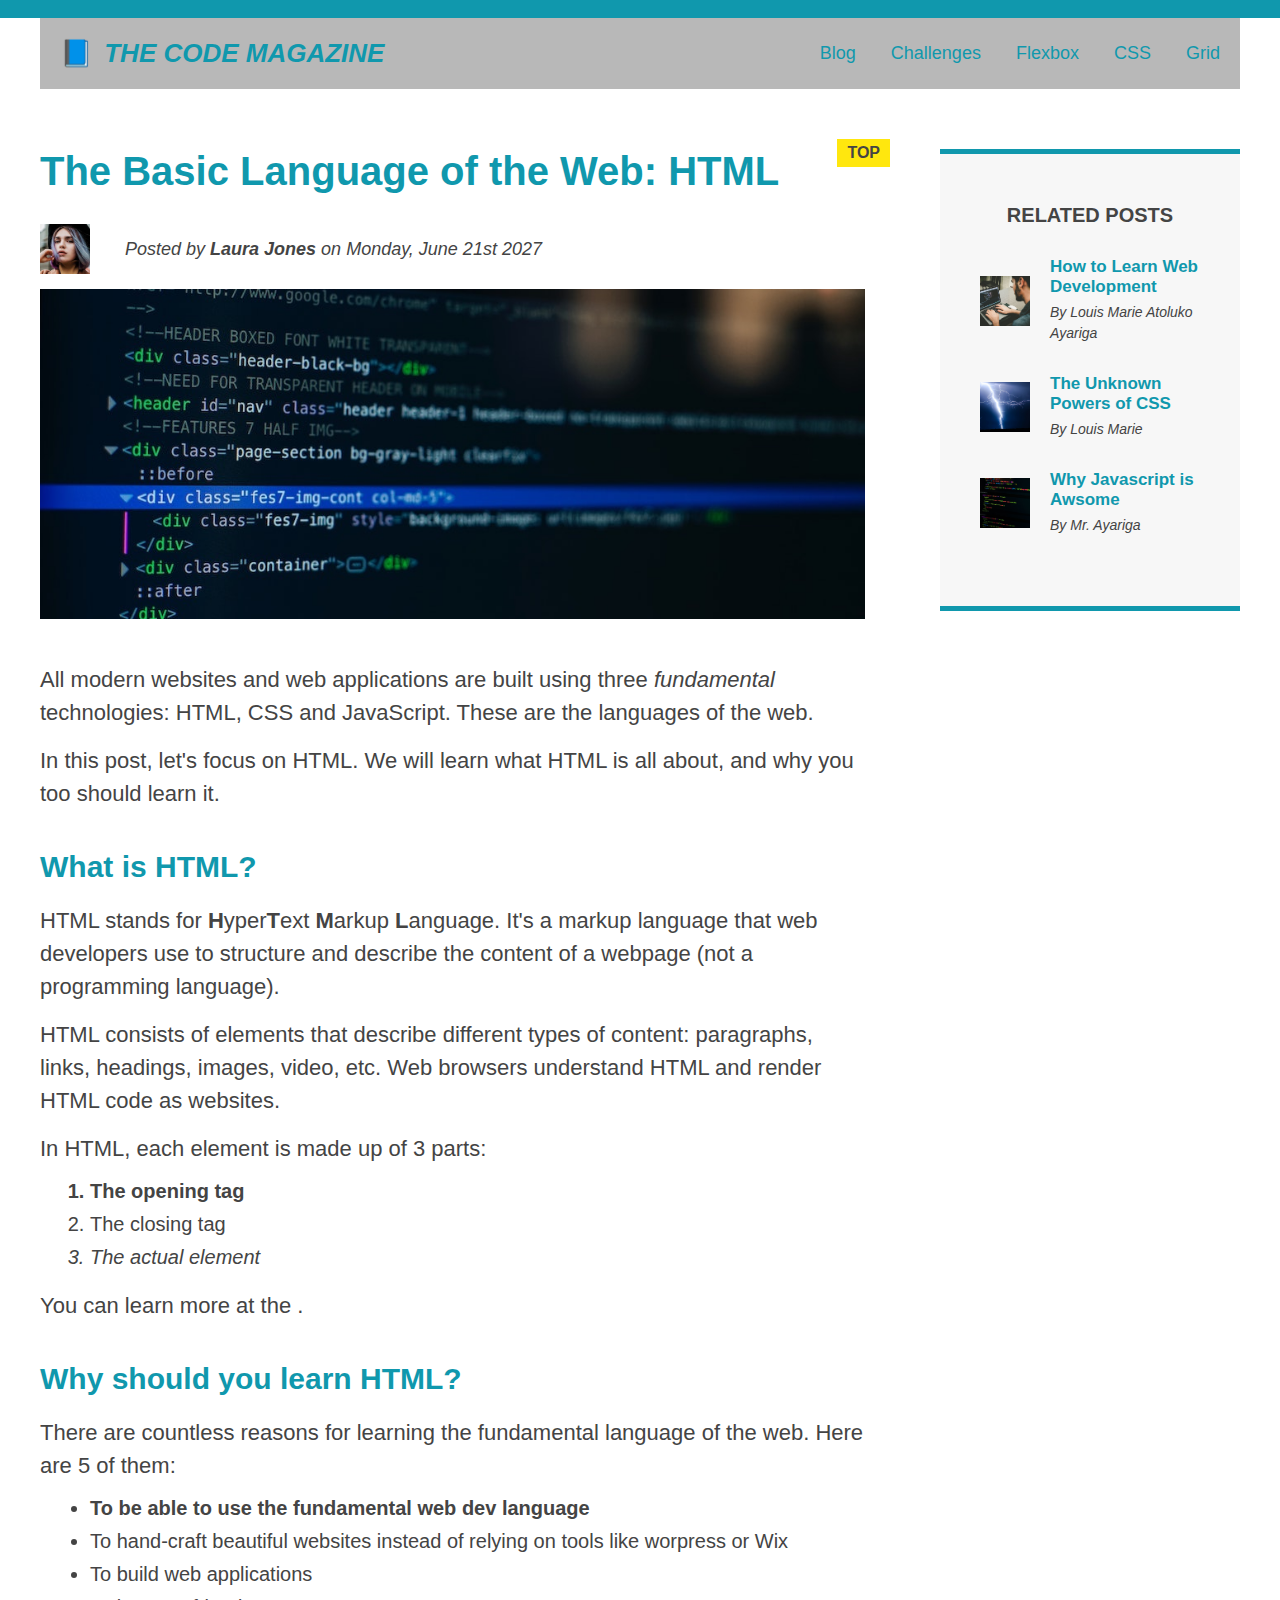
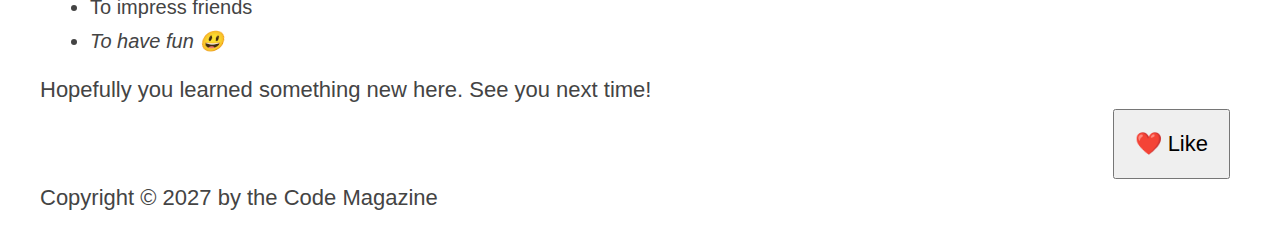
<file: 02-HTML-Fundamentals/index.html>
<!DOCTYPE html>
<html lang="en">
  <head>
    <meta charset="UTF-8" />
    <link href="style.css" rel="stylesheet" />
    <meta http-equiv="X-UA-Compatible" content="IE=edge" />
    <meta name="viewport" content="width=device-width, initial-scale=1.0" />
    <title>[DEMO]The Basic Language of the Web</title>
  </head>

  <body>
    <div class="container">
      <header class="main-header clearfix">
        <h1>📘 The Code Magazine</h1>
        <nav>
          <a href="blog.html">Blog</a>
          <a href="#">Challenges</a>
          <a href="flexbox.html">Flexbox</a>
          <a href="#">CSS</a>
          <a href="css-grid.html">Grid</a>
        </nav>
        <!-- <div class="clear"></div> -->
      </header>
      <!-- <div class="row"> -->
      <article>
        <header class="post-header">
          <h2>The Basic Language of the Web: HTML</h2>
          <div class="author-box">
            <img
              src="img/laura-jones.jpg"
              alt="picture of the author"
              height="50"
              width="50"
              class="author-img"
            />

            <p id="author" class="author">
              Posted by <strong>Laura Jones</strong> on Monday, June 21st 2027
            </p>
          </div>

          <img
            src="img/post-img.jpg"
            alt="image of blog"
            width="500"
            height="200"
            class="post-img"
          />

          <button class="like-btn">❤️ Like</button>
        </header>
        <p>
          All modern websites and web applications are built using three
          <em>fundamental</em>
          technologies: HTML, CSS and JavaScript. These are the languages of the
          web.
        </p>

        <p>
          In this post, let's focus on HTML. We will learn what HTML is all
          about, and why you too should learn it.
        </p>

        <h3>What is HTML?</h3>

        <p>
          HTML stands for <strong>H</strong>yper<strong>T</strong>ext
          <strong>M</strong>arkup <strong>L</strong>anguage. It's a markup
          language that web developers use to structure and describe the content
          of a webpage (not a programming language).
        </p>

        <p>
          HTML consists of elements that describe different types of content:
          paragraphs, links, headings, images, video, etc. Web browsers
          understand HTML and render HTML code as websites.
        </p>

        <p>In HTML, each element is made up of 3 parts:</p>
        <ol>
          <li class="first-li">The opening tag</li>
          <li>The closing tag</li>
          <li>The actual element</li>
        </ol>

        <p>
          You can learn more at the
          <a
            href="https://developer.mozilla.org/en-US/docs/Web/HTML"
            target="_blank"
          ></a
          >.
        </p>

        <h3>Why should you learn HTML?</h3>
        <p>
          There are countless reasons for learning the fundamental language of
          the web. Here are 5 of them:
        </p>

        <ul>
          <li class="first-li">
            To be able to use the fundamental web dev language
          </li>
          <li>
            To hand-craft beautiful websites instead of relying on tools like
            worpress or Wix
          </li>
          <li>To build web applications</li>
          <li>To impress friends</li>
          <li>To have fun 😃</li>
        </ul>

        <p>Hopefully you learned something new here. See you next time!</p>
      </article>

      <aside>
        <h4>Related Posts</h4>
        <ul class="related">
          <li class="related-post">
            <img
              src="img/related-1.jpg"
              alt="related 1 image"
              height="50"
              width="50"
            />
            <div>
              <a href="#" class="related-link">How to Learn Web Development</a>
              <p class="related-author">By Louis Marie Atoluko Ayariga</p>
            </div>
          </li>

          <li class="related-post">
            <img
              src="img/related-2.jpg"
              alt="related 2 image"
              height="50"
              width="50"
            />
            <div>
              <a href="#" class="related-link">The Unknown Powers of CSS</a>
              <p class="related-author">By Louis Marie</p>
            </div>
          </li>

          <li class="related-post">
            <img
              src="img/related-3.jpg"
              alt="related 3 image"
              height="50"
              width="50"
            />
            <div>
              <a href="#" class="related-link">Why Javascript is Awsome</a>
              <p class="related-author">By Mr. Ayariga</p>
            </div>
          </li>
        </ul>
      </aside>
      <!-- </div> -->
      <footer>
        <p id="copyright">Copyright &copy; 2027 by the Code Magazine</p>
      </footer>
    </div>
  </body>
</html>
</file>
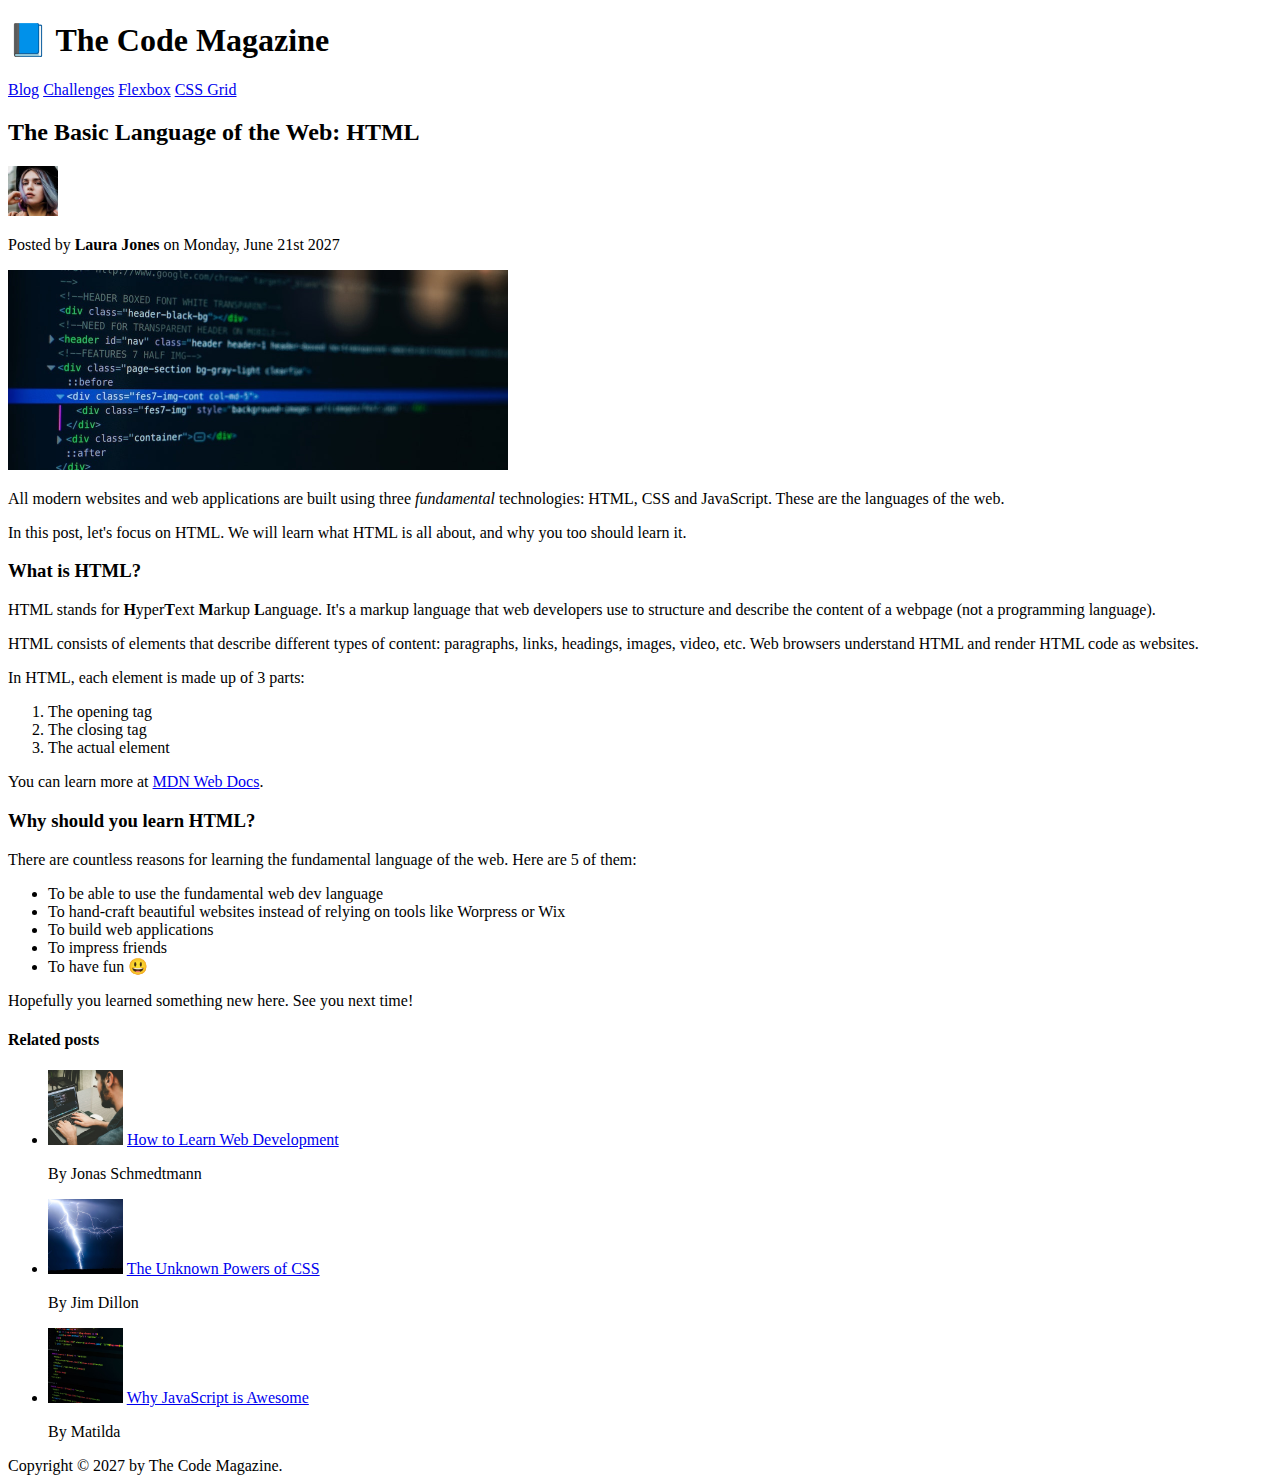
<file: 03-CSS-Fundamentals/index.html>
<!DOCTYPE html>
<html lang="en">
  <head>
    <meta charset="UTF-8" />
    <title>The Basic Language of the Web: HTML</title>
  </head>

  <body>
    <!--
    <h1>The Basic Language of the Web: HTML</h1>
    <h2>The Basic Language of the Web: HTML</h2>
    <h3>The Basic Language of the Web: HTML</h3>
    <h4>The Basic Language of the Web: HTML</h4>
    <h5>The Basic Language of the Web: HTML</h5>
    <h6>The Basic Language of the Web: HTML</h6>
    -->

    <header>
      <h1>📘 The Code Magazine</h1>

      <nav>
        <a href="blog.html">Blog</a>
        <a href="#">Challenges</a>
        <a href="#">Flexbox</a>
        <a href="#">CSS Grid</a>
      </nav>
    </header>

    <article>
      <header>
        <h2>The Basic Language of the Web: HTML</h2>

        <img
          src="img/laura-jones.jpg"
          alt="Headshot of Laura Jones"
          height="50"
          width="50"
        />

        <p>Posted by <strong>Laura Jones</strong> on Monday, June 21st 2027</p>

        <img
          src="img/post-img.jpg"
          alt="HTML code on a screen"
          width="500"
          height="200"
        />
      </header>

      <p>
        All modern websites and web applications are built using three
        <em>fundamental</em>
        technologies: HTML, CSS and JavaScript. These are the languages of the
        web.
      </p>

      <p>
        In this post, let's focus on HTML. We will learn what HTML is all about,
        and why you too should learn it.
      </p>

      <h3>What is HTML?</h3>
      <p>
        HTML stands for <strong>H</strong>yper<strong>T</strong>ext
        <strong>M</strong>arkup <strong>L</strong>anguage. It's a markup
        language that web developers use to structure and describe the content
        of a webpage (not a programming language).
      </p>
      <p>
        HTML consists of elements that describe different types of content:
        paragraphs, links, headings, images, video, etc. Web browsers understand
        HTML and render HTML code as websites.
      </p>
      <p>In HTML, each element is made up of 3 parts:</p>

      <ol>
        <li>The opening tag</li>
        <li>The closing tag</li>
        <li>The actual element</li>
      </ol>

      <p>
        You can learn more at
        <a
          href="https://developer.mozilla.org/en-US/docs/Web/HTML"
          target="_blank"
          >MDN Web Docs</a
        >.
      </p>

      <h3>Why should you learn HTML?</h3>

      <p>
        There are countless reasons for learning the fundamental language of the
        web. Here are 5 of them:
      </p>

      <ul>
        <li>To be able to use the fundamental web dev language</li>
        <li>
          To hand-craft beautiful websites instead of relying on tools like
          Worpress or Wix
        </li>
        <li>To build web applications</li>
        <li>To impress friends</li>
        <li>To have fun 😃</li>
      </ul>

      <p>Hopefully you learned something new here. See you next time!</p>
    </article>

    <aside>
      <h4>Related posts</h4>

      <ul>
        <li>
          <img
            src="img/related-1.jpg"
            alt="Person programming"
            width="75"
            width="75"
          />
          <a href="#">How to Learn Web Development</a>
          <p>By Jonas Schmedtmann</p>
        </li>
        <li>
          <img src="img/related-2.jpg" alt="Lightning" width="75" heigth="75" />
          <a href="#">The Unknown Powers of CSS</a>
          <p>By Jim Dillon</p>
        </li>
        <li>
          <img
            src="img/related-3.jpg"
            alt="JavaScript code on a screen"
            width="75"
            height="75"
          />
          <a href="#">Why JavaScript is Awesome</a>
          <p>By Matilda</p>
        </li>
      </ul>
    </aside>

    <footer>Copyright &copy; 2027 by The Code Magazine.</footer>
  </body>
</html>
</file>
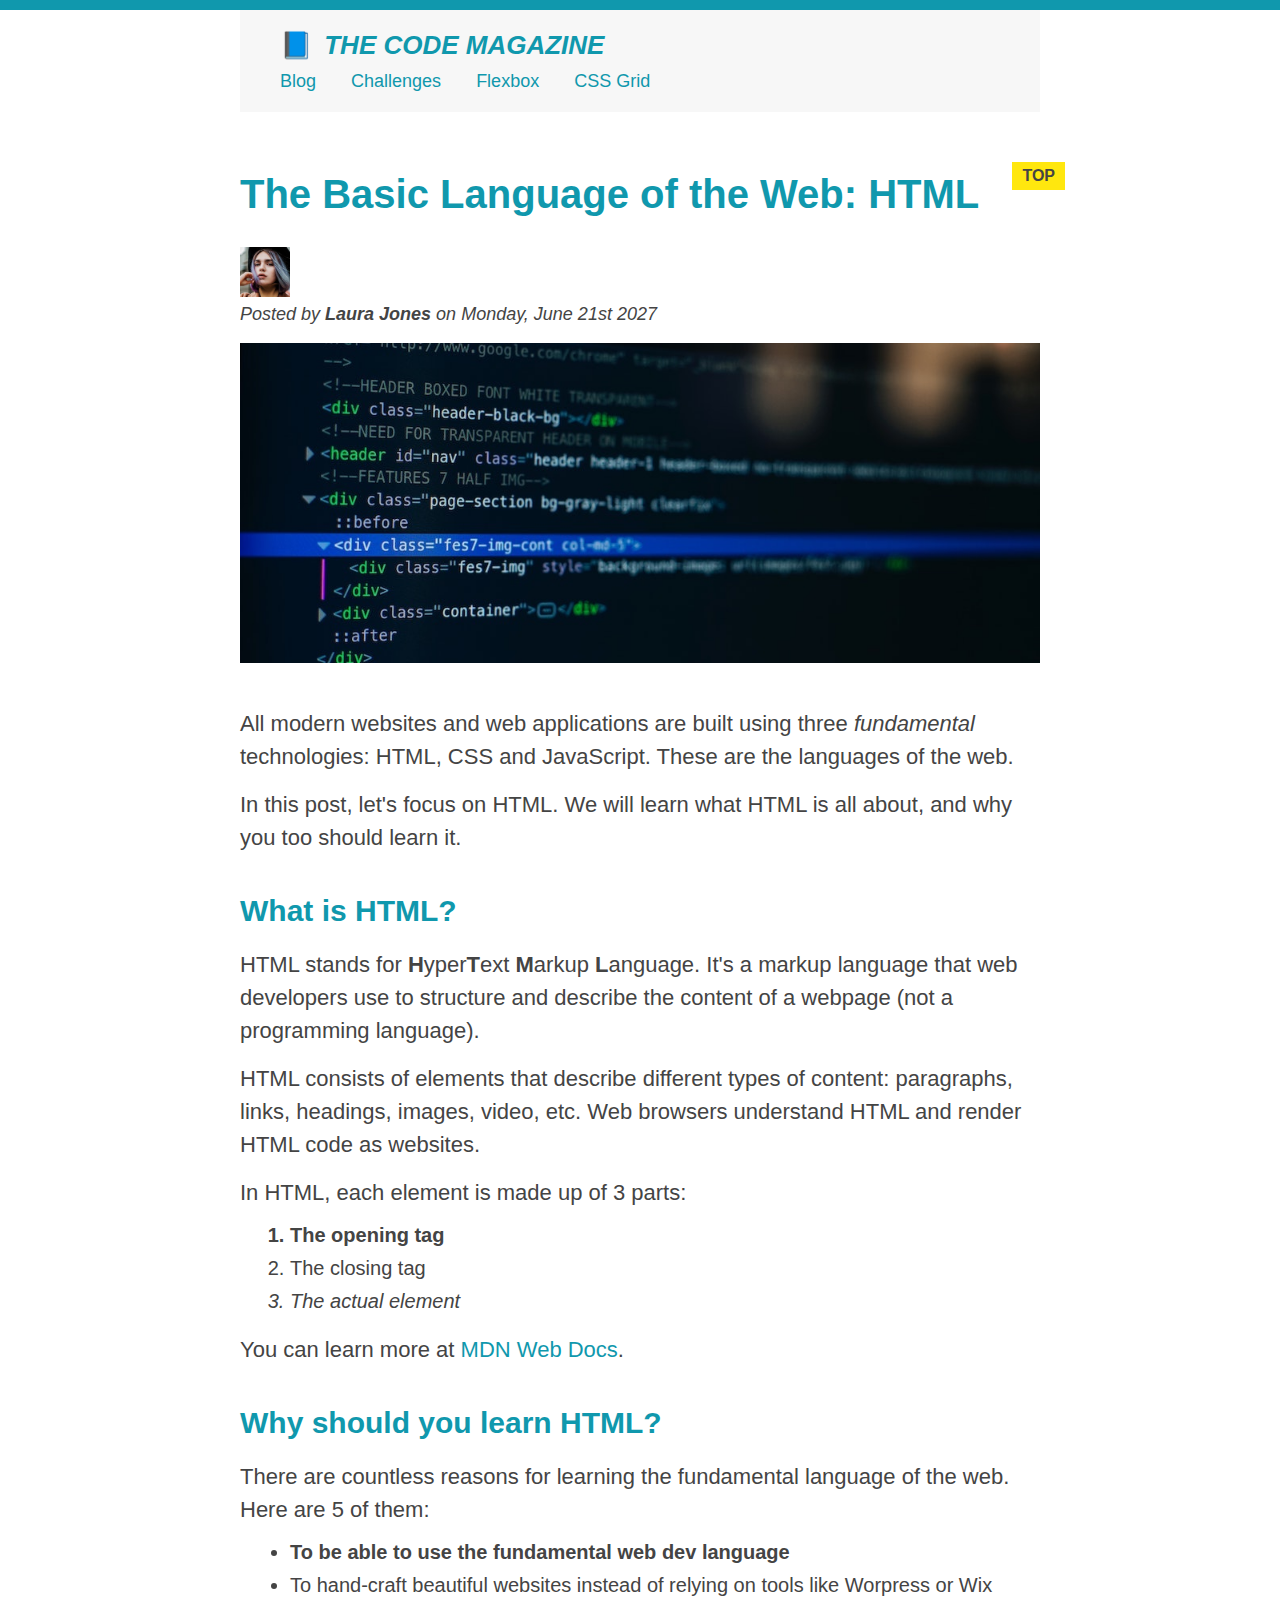
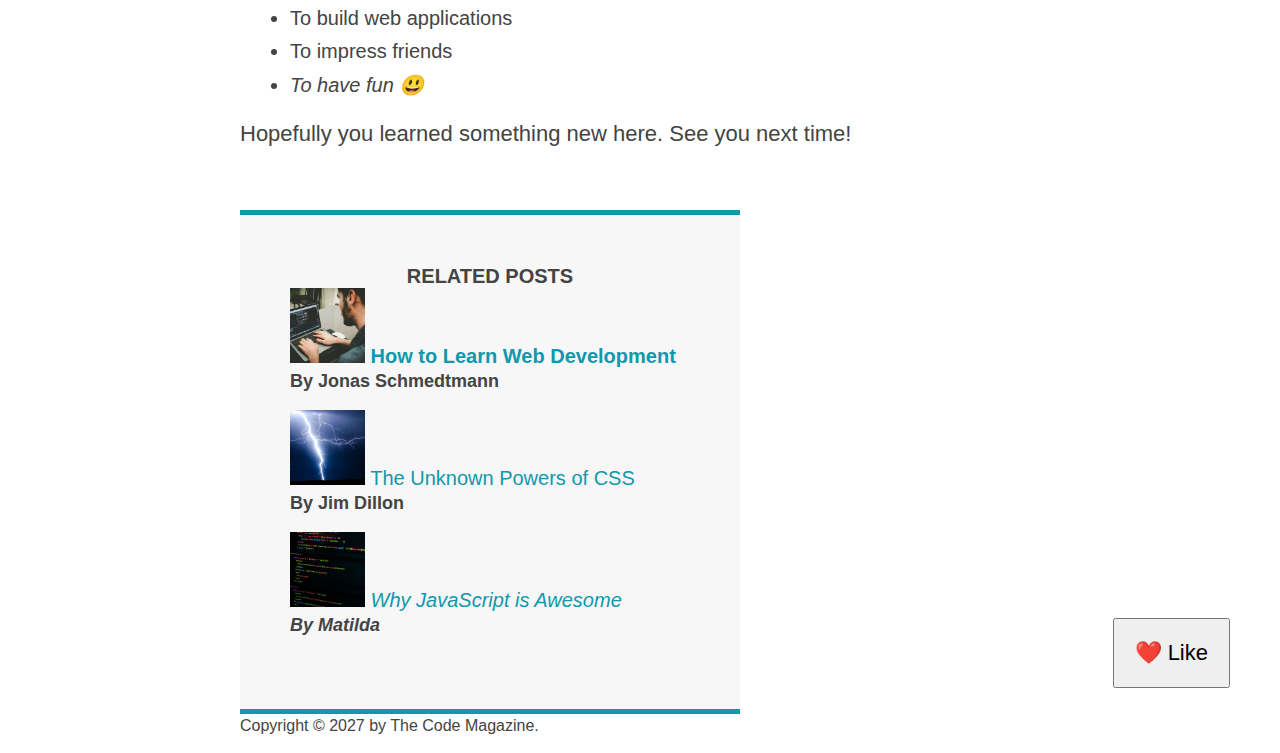
<file: 04-CSS-Layouts/index.html>
<!DOCTYPE html>
<html lang="en">
  <head>
    <meta charset="UTF-8" />
    <link href="style.css" rel="stylesheet" />

    <title>The Basic Language of the Web: HTML</title>
  </head>

  <body>
    <!--
    <h1>The Basic Language of the Web: HTML</h1>
    <h2>The Basic Language of the Web: HTML</h2>
    <h3>The Basic Language of the Web: HTML</h3>
    <h4>The Basic Language of the Web: HTML</h4>
    <h5>The Basic Language of the Web: HTML</h5>
    <h6>The Basic Language of the Web: HTML</h6>
    -->

    <div class="container">
      <header class="main-header">
        <h1>📘 The Code Magazine</h1>

        <nav>
          <!-- <strong>This is the navigation</strong> -->
          <a href="blog.html">Blog</a>
          <a href="#">Challenges</a>
          <a href="flexbox.html">Flexbox</a>
          <a href="css-grid.html">CSS Grid</a>
        </nav>
      </header>

      <article>
        <header class="post-header">
          <h2>The Basic Language of the Web: HTML</h2>

          <img
            src="img/laura-jones.jpg"
            alt="Headshot of Laura Jones"
            height="50"
            width="50"
          />

          <p id="author">
            Posted by <strong>Laura Jones</strong> on Monday, June 21st 2027
          </p>

          <img
            src="img/post-img.jpg"
            alt="HTML code on a screen"
            width="500"
            height="200"
            class="post-img"
          />
          <button>❤️ Like</button>
        </header>

        <p>
          All modern websites and web applications are built using three
          <em>fundamental</em>
          technologies: HTML, CSS and JavaScript. These are the languages of the
          web.
        </p>

        <p>
          In this post, let's focus on HTML. We will learn what HTML is all
          about, and why you too should learn it.
        </p>

        <h3>What is HTML?</h3>
        <p>
          HTML stands for <strong>H</strong>yper<strong>T</strong>ext
          <strong>M</strong>arkup <strong>L</strong>anguage. It's a markup
          language that web developers use to structure and describe the content
          of a webpage (not a programming language).
        </p>
        <p>
          HTML consists of elements that describe different types of content:
          paragraphs, links, headings, images, video, etc. Web browsers
          understand HTML and render HTML code as websites.
        </p>
        <p>In HTML, each element is made up of 3 parts:</p>

        <ol>
          <li class="first-li">The opening tag</li>
          <li>The closing tag</li>
          <li>The actual element</li>
        </ol>

        <p>
          You can learn more at
          <a
            href="https://developer.mozilla.org/en-US/docs/Web/HTML"
            target="_blank"
            >MDN Web Docs</a
          >.
        </p>

        <h3>Why should you learn HTML?</h3>

        <p>
          There are countless reasons for learning the fundamental language of
          the web. Here are 5 of them:
        </p>

        <ul>
          <li class="first-li">
            To be able to use the fundamental web dev language
          </li>
          <li>
            To hand-craft beautiful websites instead of relying on tools like
            Worpress or Wix
          </li>
          <li>To build web applications</li>
          <li>To impress friends</li>
          <li>To have fun 😃</li>
        </ul>

        <p>Hopefully you learned something new here. See you next time!</p>
      </article>

      <aside>
        <h4>Related posts</h4>

        <ul class="related">
          <li>
            <img
              src="img/related-1.jpg"
              alt="Person programming"
              width="75"
              height="75"
            />
            <a href="#">How to Learn Web Development</a>
            <p class="related-author">By Jonas Schmedtmann</p>
          </li>
          <li>
            <img
              src="img/related-2.jpg"
              alt="Lightning"
              width="75"
              height="75"
            />
            <a href="#">The Unknown Powers of CSS</a>
            <p class="related-author">By Jim Dillon</p>
          </li>
          <li>
            <img
              src="img/related-3.jpg"
              alt="JavaScript code on a screen"
              width="75"
              height="75"
            />
            <a href="#">Why JavaScript is Awesome</a>
            <p class="related-author">By Matilda</p>
          </li>
        </ul>
      </aside>

      <footer>
        <p id="copyright" class="copyright text">
          Copyright &copy; 2027 by The Code Magazine.
        </p>
      </footer>
    </div>
  </body>
</html>
</file>
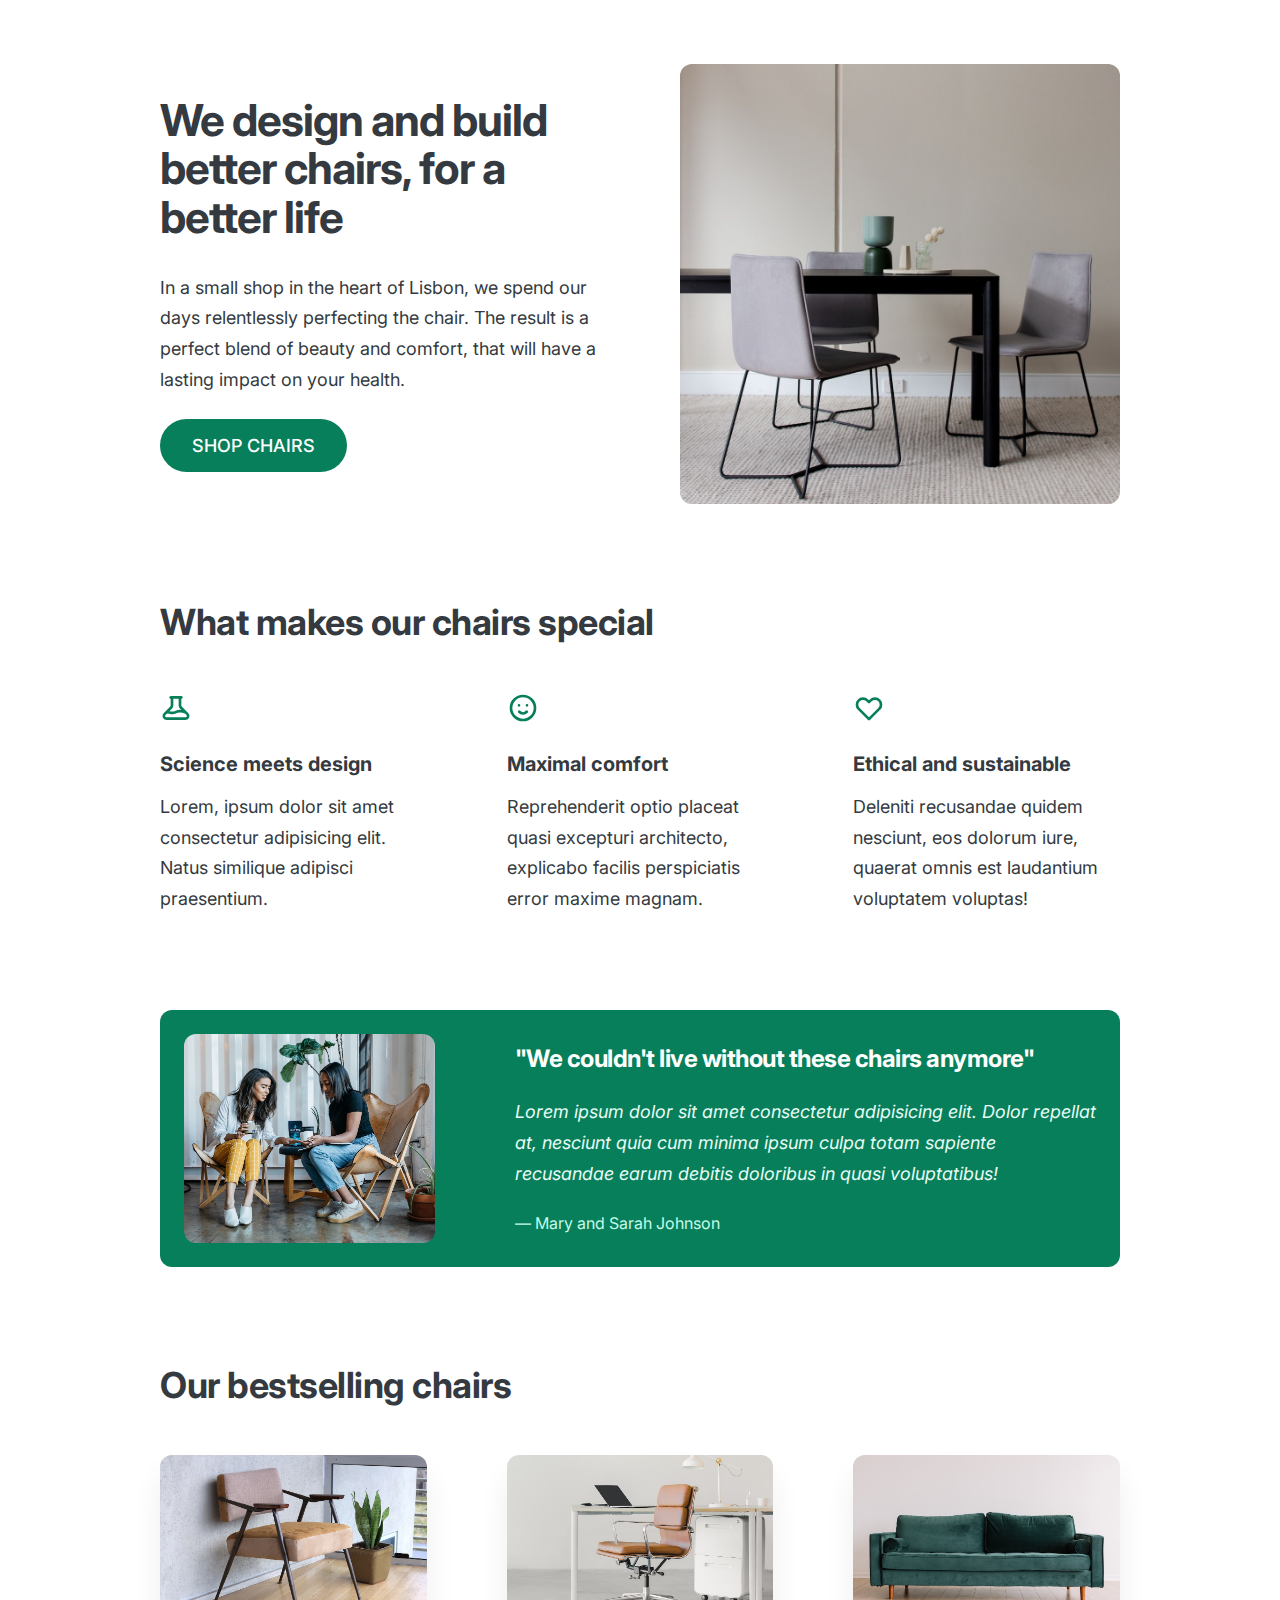
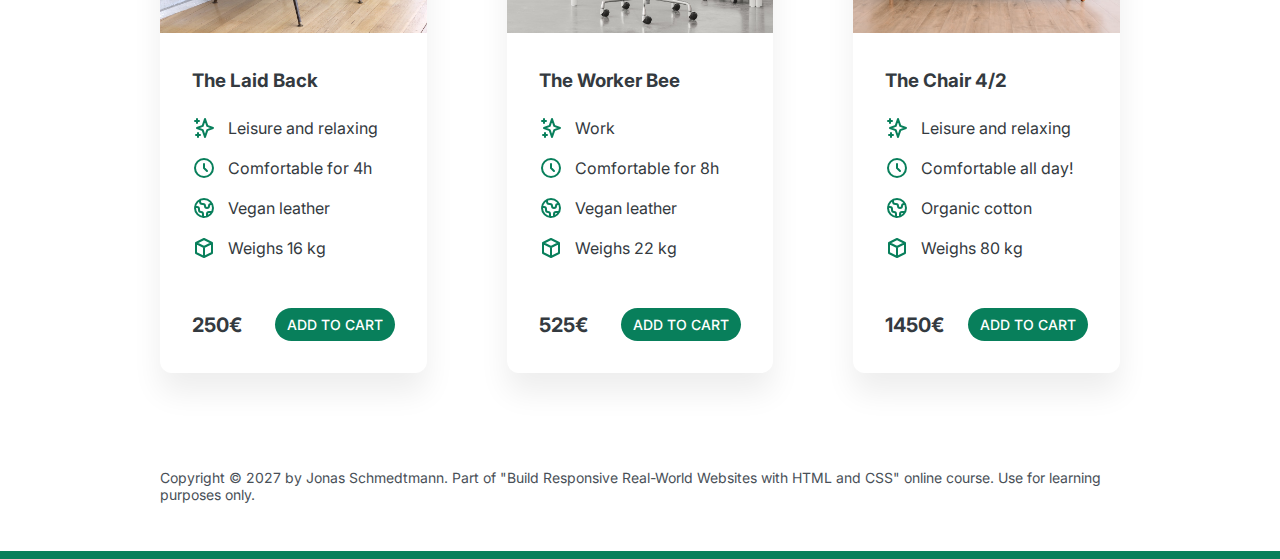
<file: 05-Design/index.html>
<!DOCTYPE html>
<html lang="en">
  <head>
    <meta charset="UTF-8" />
    <meta http-equiv="X-UA-Compatible" content="IE=edge" />
    <meta name="viewport" content="width=device-width, initial-scale=1.0" />
    <link rel="preconnect" href="https://fonts.googleapis.com" />
    <link rel="preconnect" href="https://fonts.gstatic.com" crossorigin />
    <link
      href="https://fonts.googleapis.com/css2?family=Inter:wght@400;500;700&display=swap"
      rel="stylesheet"
    />
    <link rel="stylesheet" href="style.css" />
    <title>Lisbon Chair Shop</title>
  </head>
  <body>
    <div class="container">
      <header>
        <div class="header-text-box">
          <h1>We design and build better chairs, for a better life</h1>
          <p class="header-text">
            In a small shop in the heart of Lisbon, we spend our days
            relentlessly perfecting the chair. The result is a perfect blend of
            beauty and comfort, that will have a lasting impact on your health.
          </p>
          <a class="btn btn--big" href="#">Shop chairs</a>
        </div>
        <img src="hero.jpg" alt="Photo" />
      </header>

      <section>
        <h2>What makes our chairs special</h2>
        <div class="grid-3-cols">
          <div>
            <svg
              xmlns="http://www.w3.org/2000/svg"
              class="features-icon"
              fill="none"
              viewBox="0 0 24 24"
              stroke="currentColor"
              stroke-width="2"
            >
              <path
                stroke-linecap="round"
                stroke-linejoin="round"
                d="M19.428 15.428a2 2 0 00-1.022-.547l-2.387-.477a6 6 0 00-3.86.517l-.318.158a6 6 0 01-3.86.517L6.05 15.21a2 2 0 00-1.806.547M8 4h8l-1 1v5.172a2 2 0 00.586 1.414l5 5c1.26 1.26.367 3.414-1.415 3.414H4.828c-1.782 0-2.674-2.154-1.414-3.414l5-5A2 2 0 009 10.172V5L8 4z"
              />
            </svg>
            <p class="features-title"><strong>Science meets design</strong></p>
            <p class="features-text">
              Lorem, ipsum dolor sit amet consectetur adipisicing elit. Natus
              similique adipisci praesentium.
            </p>
          </div>

          <div>
            <svg
              xmlns="http://www.w3.org/2000/svg"
              class="features-icon"
              fill="none"
              viewBox="0 0 24 24"
              stroke="currentColor"
              stroke-width="2"
            >
              <path
                stroke-linecap="round"
                stroke-linejoin="round"
                d="M14.828 14.828a4 4 0 01-5.656 0M9 10h.01M15 10h.01M21 12a9 9 0 11-18 0 9 9 0 0118 0z"
              />
            </svg>
            <p class="features-title">
              <strong>Maximal comfort</strong>
            </p>
            <p class="features-text">
              Reprehenderit optio placeat quasi excepturi architecto, explicabo
              facilis perspiciatis error maxime magnam.
            </p>
          </div>

          <div>
            <svg
              xmlns="http://www.w3.org/2000/svg"
              class="features-icon"
              fill="none"
              viewBox="0 0 24 24"
              stroke="currentColor"
              stroke-width="2"
            >
              <path
                stroke-linecap="round"
                stroke-linejoin="round"
                d="M4.318 6.318a4.5 4.5 0 000 6.364L12 20.364l7.682-7.682a4.5 4.5 0 00-6.364-6.364L12 7.636l-1.318-1.318a4.5 4.5 0 00-6.364 0z"
              />
            </svg>
            <p class="features-title">
              <strong>Ethical and sustainable</strong>
            </p>
            <p class="features-text">
              Deleniti recusandae quidem nesciunt, eos dolorum iure, quaerat
              omnis est laudantium voluptatem voluptas!
            </p>
          </div>
        </div>
      </section>

      <section class="testimonial-section">
        <div class="grid-3-cols">
          <img src="customers.jpg" alt="People sitting on chairs" />
          <div class="testimonial-box">
            <h2>"We couldn't live without these chairs anymore"</h2>
            <blockquote class="testimonial-text">
              Lorem ipsum dolor sit amet consectetur adipisicing elit. Dolor
              repellat at, nesciunt quia cum minima ipsum culpa totam sapiente
              recusandae earum debitis doloribus in quasi voluptatibus!
            </blockquote>
            <p class="testimonial-author">&mdash; Mary and Sarah Johnson</p>
          </div>
        </div>
      </section>

      <section>
        <h2>Our bestselling chairs</h2>
        <div class="grid-3-cols">
          <figure class="chair">
            <img src="chair-1.jpg" alt="Chair" />
            <div class="chair-box">
              <h3>The Laid Back</h3>
              <ul class="chair-details">
                <li>
                  <svg
                    xmlns="http://www.w3.org/2000/svg"
                    class="chair-icon"
                    fill="none"
                    viewBox="0 0 24 24"
                    stroke="currentColor"
                    stroke-width="2"
                  >
                    <path
                      stroke-linecap="round"
                      stroke-linejoin="round"
                      d="M5 3v4M3 5h4M6 17v4m-2-2h4m5-16l2.286 6.857L21 12l-5.714 2.143L13 21l-2.286-6.857L5 12l5.714-2.143L13 3z"
                    />
                  </svg>
                  <!-- Span is a generic INLINE text element, it doesn't have any meaning. It's like a div element, but inline -->
                  <span>Leisure and relaxing</span>
                </li>
                <li>
                  <svg
                    xmlns="http://www.w3.org/2000/svg"
                    class="chair-icon"
                    fill="none"
                    viewBox="0 0 24 24"
                    stroke="currentColor"
                    stroke-width="2"
                  >
                    <path
                      stroke-linecap="round"
                      stroke-linejoin="round"
                      d="M12 8v4l3 3m6-3a9 9 0 11-18 0 9 9 0 0118 0z"
                    />
                  </svg>
                  <span>Comfortable for 4h</span>
                </li>
                <li>
                  <svg
                    xmlns="http://www.w3.org/2000/svg"
                    class="chair-icon"
                    fill="none"
                    viewBox="0 0 24 24"
                    stroke="currentColor"
                    stroke-width="2"
                  >
                    <path
                      stroke-linecap="round"
                      stroke-linejoin="round"
                      d="M3.055 11H5a2 2 0 012 2v1a2 2 0 002 2 2 2 0 012 2v2.945M8 3.935V5.5A2.5 2.5 0 0010.5 8h.5a2 2 0 012 2 2 2 0 104 0 2 2 0 012-2h1.064M15 20.488V18a2 2 0 012-2h3.064M21 12a9 9 0 11-18 0 9 9 0 0118 0z"
                    />
                  </svg>
                  <span>Vegan leather</span>
                </li>
                <li>
                  <svg
                    xmlns="http://www.w3.org/2000/svg"
                    class="chair-icon"
                    fill="none"
                    viewBox="0 0 24 24"
                    stroke="currentColor"
                    stroke-width="2"
                  >
                    <path
                      stroke-linecap="round"
                      stroke-linejoin="round"
                      d="M20 7l-8-4-8 4m16 0l-8 4m8-4v10l-8 4m0-10L4 7m8 4v10M4 7v10l8 4"
                    />
                  </svg>
                  <span>Weighs 16 kg</span>
                </li>
              </ul>
              <div class="chair-price">
                <strong>250€</strong>
                <a href="#" class="btn btn--small">Add to cart</a>
              </div>
            </div>
          </figure>

          <figure class="chair">
            <img src="chair-2.jpg" alt="Chair" />
            <div class="chair-box">
              <h3>The Worker Bee</h3>
              <ul class="chair-details">
                <li>
                  <svg
                    xmlns="http://www.w3.org/2000/svg"
                    class="chair-icon"
                    fill="none"
                    viewBox="0 0 24 24"
                    stroke="currentColor"
                    stroke-width="2"
                  >
                    <path
                      stroke-linecap="round"
                      stroke-linejoin="round"
                      d="M5 3v4M3 5h4M6 17v4m-2-2h4m5-16l2.286 6.857L21 12l-5.714 2.143L13 21l-2.286-6.857L5 12l5.714-2.143L13 3z"
                    />
                  </svg>
                  <span>Work</span>
                </li>
                <li>
                  <svg
                    xmlns="http://www.w3.org/2000/svg"
                    class="chair-icon"
                    fill="none"
                    viewBox="0 0 24 24"
                    stroke="currentColor"
                    stroke-width="2"
                  >
                    <path
                      stroke-linecap="round"
                      stroke-linejoin="round"
                      d="M12 8v4l3 3m6-3a9 9 0 11-18 0 9 9 0 0118 0z"
                    />
                  </svg>
                  <span>Comfortable for 8h</span>
                </li>
                <li>
                  <svg
                    xmlns="http://www.w3.org/2000/svg"
                    class="chair-icon"
                    fill="none"
                    viewBox="0 0 24 24"
                    stroke="currentColor"
                    stroke-width="2"
                  >
                    <path
                      stroke-linecap="round"
                      stroke-linejoin="round"
                      d="M3.055 11H5a2 2 0 012 2v1a2 2 0 002 2 2 2 0 012 2v2.945M8 3.935V5.5A2.5 2.5 0 0010.5 8h.5a2 2 0 012 2 2 2 0 104 0 2 2 0 012-2h1.064M15 20.488V18a2 2 0 012-2h3.064M21 12a9 9 0 11-18 0 9 9 0 0118 0z"
                    />
                  </svg>
                  <span>Vegan leather</span>
                </li>
                <li>
                  <svg
                    xmlns="http://www.w3.org/2000/svg"
                    class="chair-icon"
                    fill="none"
                    viewBox="0 0 24 24"
                    stroke="currentColor"
                    stroke-width="2"
                  >
                    <path
                      stroke-linecap="round"
                      stroke-linejoin="round"
                      d="M20 7l-8-4-8 4m16 0l-8 4m8-4v10l-8 4m0-10L4 7m8 4v10M4 7v10l8 4"
                    />
                  </svg>
                  <span>Weighs 22 kg</span>
                </li>
              </ul>
              <div class="chair-price">
                <strong>525€</strong>
                <a href="#" class="btn btn--small">Add to cart</a>
              </div>
            </div>
          </figure>

          <figure class="chair">
            <img src="chair-3.jpg" alt="Chair" />
            <div class="chair-box">
              <h3>The Chair 4/2</h3>
              <ul class="chair-details">
                <li>
                  <svg
                    xmlns="http://www.w3.org/2000/svg"
                    class="chair-icon"
                    fill="none"
                    viewBox="0 0 24 24"
                    stroke="currentColor"
                    stroke-width="2"
                  >
                    <path
                      stroke-linecap="round"
                      stroke-linejoin="round"
                      d="M5 3v4M3 5h4M6 17v4m-2-2h4m5-16l2.286 6.857L21 12l-5.714 2.143L13 21l-2.286-6.857L5 12l5.714-2.143L13 3z"
                    />
                  </svg>
                  <span>Leisure and relaxing</span>
                </li>
                <li>
                  <svg
                    xmlns="http://www.w3.org/2000/svg"
                    class="chair-icon"
                    fill="none"
                    viewBox="0 0 24 24"
                    stroke="currentColor"
                    stroke-width="2"
                  >
                    <path
                      stroke-linecap="round"
                      stroke-linejoin="round"
                      d="M12 8v4l3 3m6-3a9 9 0 11-18 0 9 9 0 0118 0z"
                    />
                  </svg>
                  <span>Comfortable all day!</span>
                </li>
                <li>
                  <svg
                    xmlns="http://www.w3.org/2000/svg"
                    class="chair-icon"
                    fill="none"
                    viewBox="0 0 24 24"
                    stroke="currentColor"
                    stroke-width="2"
                  >
                    <path
                      stroke-linecap="round"
                      stroke-linejoin="round"
                      d="M3.055 11H5a2 2 0 012 2v1a2 2 0 002 2 2 2 0 012 2v2.945M8 3.935V5.5A2.5 2.5 0 0010.5 8h.5a2 2 0 012 2 2 2 0 104 0 2 2 0 012-2h1.064M15 20.488V18a2 2 0 012-2h3.064M21 12a9 9 0 11-18 0 9 9 0 0118 0z"
                    />
                  </svg>
                  <span>Organic cotton</span>
                </li>
                <li>
                  <svg
                    xmlns="http://www.w3.org/2000/svg"
                    class="chair-icon"
                    fill="none"
                    viewBox="0 0 24 24"
                    stroke="currentColor"
                    stroke-width="2"
                  >
                    <path
                      stroke-linecap="round"
                      stroke-linejoin="round"
                      d="M20 7l-8-4-8 4m16 0l-8 4m8-4v10l-8 4m0-10L4 7m8 4v10M4 7v10l8 4"
                    />
                  </svg>
                  <span>Weighs 80 kg</span>
                </li>
              </ul>
              <div class="chair-price">
                <strong>1450€</strong>
                <a href="#" class="btn btn--small">Add to cart</a>
              </div>
            </div>
          </figure>
        </div>
      </section>

      <footer>
        Copyright &copy; 2027 by Jonas Schmedtmann. Part of "Build Responsive
        Real-World Websites with HTML and CSS" online course. Use for learning
        purposes only.
      </footer>
    </div>
  </body>
</html>
</file>
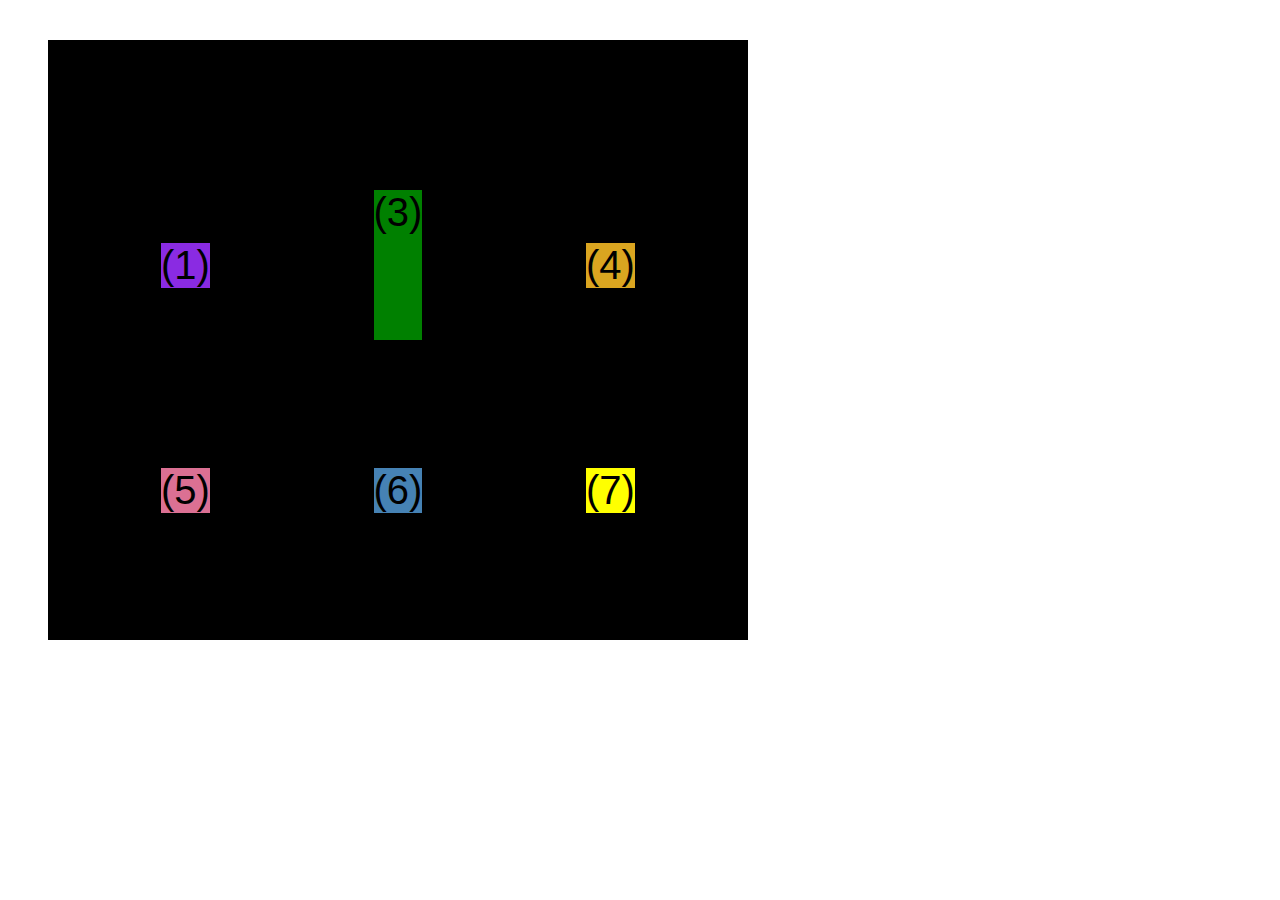
<file: 02-HTML-Fundamentals/css-grid.html>
<!DOCTYPE html>
<html lang="en">
  <head>
    <meta charset="UTF-8" />
    <meta http-equiv="X-UA-Compatible" content="IE=edge" />
    <meta name="viewport" content="width=device-width, initial-scale=1.0" />
    <title>CSS Grid</title>
    <style>
      .el--1 {
        background-color: blueviolet;
      }
      .el--2 {
        background-color: orangered;
      }
      .el--3 {
        background-color: green;
        height: 150px;
      }
      .el--4 {
        background-color: goldenrod;
      }
      .el--5 {
        background-color: palevioletred;
      }
      .el--6 {
        background-color: steelblue;
      }
      .el--7 {
        background-color: yellow;
      }
      .el--8 {
        background-color: crimson;
      }

      .container--1 {
        /* STARTER */
        font-family: sans-serif;
        background-color: #ddd;
        font-size: 30px;
        margin: 40px;

        /* CSS GRID */
        display: grid;
        /* grid-template-columns: 1fr 1fr 1fr auto; */
        /* grid-template-rows: 300px 200px; */
        grid-template-columns: repeat(4, 1fr);
        grid-template-rows: 1fr 1fr;
        /* height: 500px; */

        column-gap: 20px;
        row-gap: 40px;

        display: none;
      }

      .el--8 {
        grid-column: 2 / 3;
        grid-row: 1 / 2;
      }

      .el--2 {
        /* grid-column: 1 / 2; */
        /* grid-column: 1 / -1; */
        grid-column: 1 / -1;
        grid-row: 2;
      }

      .el--6 {
        /* grid-row: 3 / 6; */
      }
      .container--2 {
        /* STARTER */
        font-family: sans-serif;
        background-color: black;
        font-size: 40px;
        margin: 40px;

        width: 700px;
        height: 600px;

        /* CSS GRID */
        display: grid;
        grid-template-columns: 125px 200px 125px;
        grid-template-rows: 250px 100px;
        gap: 50px;

        /* Aligning tracks inside container:
        distribute empty space */

        justify-content: center;
        align-content: center;

        /* Aligning items inside cells: moving items around inside cells
         */

        align-items: center;
        justify-items: center;
      }
    </style>
  </head>
  <body>
    <div class="container--1">
      <div class="el el--1">(1) HTML</div>
      <div class="el el--2">(2) and</div>
      <div class="el el--3">(3) CSS</div>
      <div class="el el--4">(4) are</div>
      <div class="el el--5">(5) amazing</div>
      <div class="el el--6">(6) languages</div>
      <div class="el el--7">(7) to</div>
      <div class="el el--8">(8) learn</div>
    </div>

    <div class="container--2">
      <div class="el el--1">(1)</div>
      <div class="el el--3">(3)</div>
      <div class="el el--4">(4)</div>
      <div class="el el--5">(5)</div>
      <div class="el el--6">(6)</div>
      <div class="el el--7">(7)</div>
    </div>
  </body>
</html>
</file>
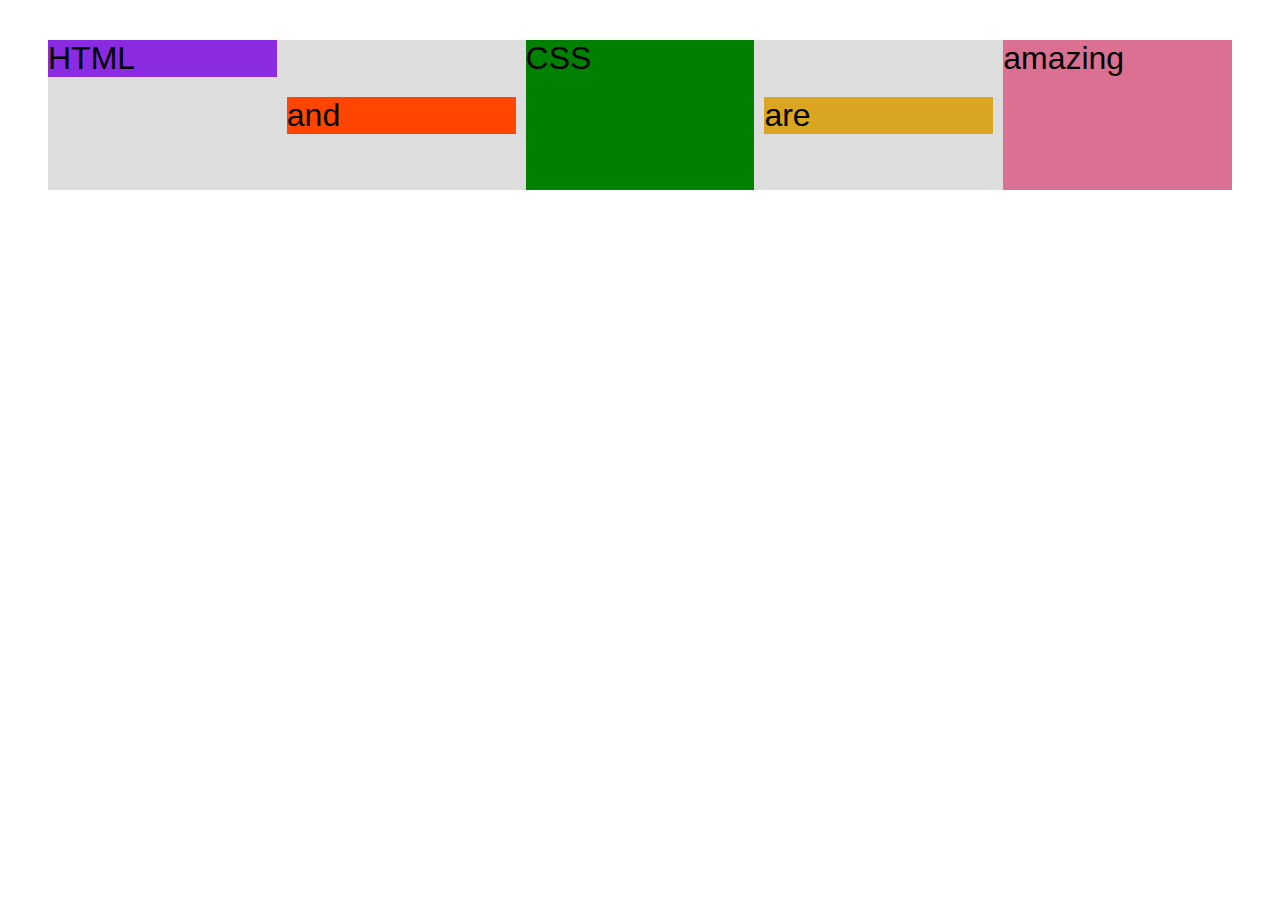
<file: 02-HTML-Fundamentals/flexbox.html>
<!DOCTYPE html>
<html lang="en">
  <head>
    <meta charset="UTF-8" />
    <meta http-equiv="X-UA-Compatible" content="IE=edge" />
    <meta name="viewport" content="width=device-width, initial-scale=1.0" />
    <title>Flexbox</title>
    <style>
      .el--1 {
        background-color: blueviolet;
      }
      .el--2 {
        background-color: orangered;
      }
      .el--3 {
        background-color: green;
        height: 150px;
      }
      .el--4 {
        background-color: goldenrod;
      }
      .el--5 {
        background-color: palevioletred;
      }
      .el--6 {
        background-color: steelblue;
      }
      .el--7 {
        background-color: yellow;
      }
      .el--8 {
        background-color: crimson;
      }

      .container {
        /* STARTER */
        font-family: sans-serif;
        background-color: #ddd;
        font-size: 32px;
        margin: 40px;

        /* FLEXBOX */
        display: flex;
        align-items: center;
        justify-content: flex-start;
        gap: 10px;
      }

      .el {
        /* Defaults */
        /* flex-wrap: 0;
        flex-shrink: 1;
        flex-basis: auto; */
        /* flex-basis: 200px; */
        /* flex-shrink: 0;
        flex-grow: 1; */
        flex: 1;
      }

      .el--1 {
        align-self: flex-start;
        /* flex-grow: 1; */
      }

      .el--5 {
        align-self: stretch;
        order: 1;
      }

      .el--6 {
        order: -1;
      }
    </style>
  </head>
  <body>
    <div class="container">
      <div class="el el--1">HTML</div>
      <div class="el el--2">and</div>
      <div class="el el--3">CSS</div>
      <div class="el el--4">are</div>
      <div class="el el--5">amazing</div>
      <!-- <div class="el el--6">languages</div> -->
      <!-- <div class="el el--7">to</div>
      <div class="el el--8">learn</div> -->
    </div>
  </body>
</html>
</file>
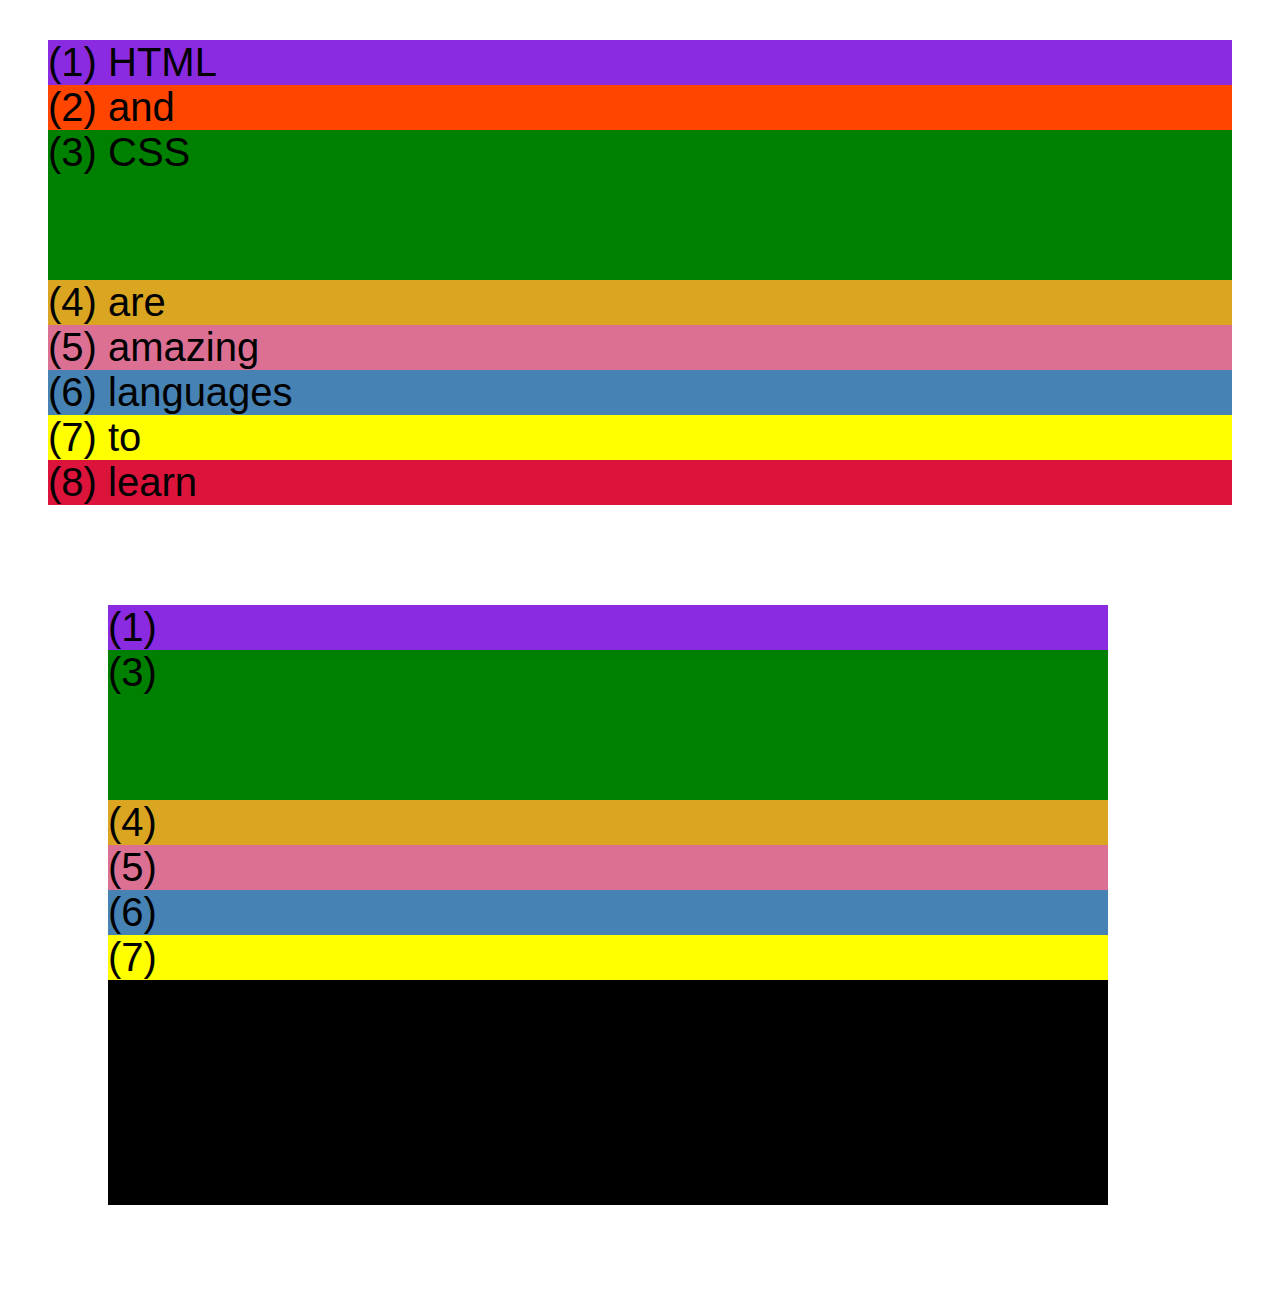
<file: 04-CSS-Layouts/css-grid.html>
<!DOCTYPE html>
<html lang="en">
  <head>
    <meta charset="UTF-8" />
    <meta http-equiv="X-UA-Compatible" content="IE=edge" />
    <meta name="viewport" content="width=device-width, initial-scale=1.0" />
    <title>CSS Grid</title>
    <style>
      .el--1 {
        background-color: blueviolet;
      }
      .el--2 {
        background-color: orangered;
      }
      .el--3 {
        background-color: green;
        height: 150px;
      }
      .el--4 {
        background-color: goldenrod;
      }
      .el--5 {
        background-color: palevioletred;
      }
      .el--6 {
        background-color: steelblue;
      }
      .el--7 {
        background-color: yellow;
      }
      .el--8 {
        background-color: crimson;
      }

      .container--1 {
        /* STARTER */
        font-family: sans-serif;
        background-color: #ddd;
        font-size: 40px;
        margin: 40px;

        /* CSS GRID */
      }

      .container--2 {
        /* STARTER */
        font-family: sans-serif;
        background-color: black;
        font-size: 40px;
        margin: 100px;

        width: 1000px;
        height: 600px;

        /* CSS GRID */
      }
    </style>
  </head>
  <body>
    <div class="container--1">
      <div class="el el--1">(1) HTML</div>
      <div class="el el--2">(2) and</div>
      <div class="el el--3">(3) CSS</div>
      <div class="el el--4">(4) are</div>
      <div class="el el--5">(5) amazing</div>
      <div class="el el--6">(6) languages</div>
      <div class="el el--7">(7) to</div>
      <div class="el el--8">(8) learn</div>
    </div>

    <div class="container--2">
      <div class="el el--1">(1)</div>
      <div class="el el--3">(3)</div>
      <div class="el el--4">(4)</div>
      <div class="el el--5">(5)</div>
      <div class="el el--6">(6)</div>
      <div class="el el--7">(7)</div>
    </div>
  </body>
</html>
</file>
<file: 02-HTML-Fundamentals/style.css>
* {
  margin: 0;
  padding: 0;
  box-sizing: border-box;
}

/* Page sections */

.container {
  width: 1200px;
  /* margin-left: auto;
  margin-right: auto; */
  margin: 0 auto;
}

body {
  color: #444;
  font-family: sans-serif;
  border-top: 18px solid #1098ad;
  position: relative;
}

.main-header {
  background-color: #b8b8b8;
  padding: 20px;
  padding: 20px, 40px;
  /* margin-bottom: 60px; */
  /* height: 80px; */
}

nav {
  font-size: 18px;
}

article {
  /* margin-bottom: 60px; */
}
.post-header {
  margin-bottom: 40px;
}

aside {
  background-color: #f7f7f7;
  border-top: 5px solid #1098ad;
  border-bottom: 5px solid #1098ad;
  padding: 50px 40px;
}

/* Small elements */

h1,
h2,
h3,
h4,
p,
li {
  font-family: sans-serif;
  color: #444;
}

h1,
h2,
h3 {
  color: #1098ad;
}

h1 {
  font-size: 26px;

  text-transform: uppercase;
  font-style: italic;
  color: #1098ad;
}

h2 {
  font-size: 40px;
  margin-bottom: 30px;
}

h3 {
  font-size: 30px;
  margin-bottom: 20px;
  margin-top: 40px;
}

h4 {
  font-size: 20px;
  text-transform: uppercase;
  text-align: center;
  margin-bottom: 30px;
}

p {
  font-size: 22px;
  line-height: 1.5;
  margin-bottom: 15px;
}

ul,
ol {
  margin-left: 50px;
  margin-bottom: 20px;
}

li {
  font-size: 20px;
  margin-bottom: 10px;
  /* display: inline; */
}

li:last-child {
  margin-bottom: 0px;
}

/* footer p {
  font-size: 16px;
  text-align: center;
} */

/* article header p {
  font-style: italic;
} */

#author {
  font-style: italic;
  font-size: 18px;
}

#copyright {
  font-size: 16;
}

.related-author {
  font-size: 18px;
  font-weight: bold;
}

.related {
  list-style: none;
  margin-left: 0;
}

/* body{
    background-color: ;
} */

li:first-child {
  font-weight: bold;
}

li:last-child {
  font-style: italic;
}

/* li:nth-child(even) {
  color: red;
} */

/* article p:last-child {
  color: red;
} */

a:link {
  color: #1098ad;
  text-decoration: none;
}

a:visited {
  color: #777;
}

a:hover {
  color: red;
  font-weight: bold;
  text-decoration: underline, orangered;
}

a:active {
  background-color: red;
  font-style: italic;
}

.post-img {
  width: 100%;
  height: auto;
}

nav a:link {
  /* background-color: orangered;
  margin: 20px;
  padding: 20px;
  display: block; */
  margin-right: 30px;
  display: inline-block;
}

nav a:link:last-child {
  margin-right: 0;
}

.like-btn {
  font-size: 22px;
  padding: 20px;
  cursor: pointer;

  position: absolute;
  /* top: 0;
  left: 0; */
  bottom: 50px;
  right: 50px;
}

h1::first-letter {
  font-style: normal;
  margin-right: 5px;
}

/* h3 + p::first-line {
  color: red;
} */

h2 {
  /* background-color: orange; */
  position: relative;
}

h2::after {
  content: "TOP";
  background-color: #ffe70e;
  color: #444;
  font-size: 16px;
  font-weight: bold;
  display: inline-block;
  padding: 5px 10px;
  position: absolute;
  top: -10px;
  right: -25px;
}

/* Floats  */
/* .author-img {
  float: left;
  margin-bottom: 20px;
}

.author {
  float: left;
  margin-top: 10px;
  margin-left: 20px;
}

h1 {
  float: left;
}

nav {
  float: right;
}

.clear {
  clear: both;
}

.clearfix::after {
  clear: both;
  content: "";
  display: block;
}

article {
  width: 825px;
  float: left;
}

aside {
  width: 300px;
  float: right;
}

footer {
  clear: both;
  width: 900px;
} */

/* Flex  */

.main-header {
  display: flex;
  align-items: center;
  justify-content: space-between;
}

.author-box {
  display: flex;
  align-items: center;
  gap: 20px;
  margin-bottom: 15px;
}

.author {
  margin-bottom: 0;
  margin-left: 15px;
}

.related-post {
  display: flex;
  align-items: center;
  gap: 20px;
  margin-bottom: 30px;
}

.related-link:link {
  font-size: 17px;
  font-weight: bold;
  font-style: normal;
  margin-bottom: 5px;
  display: block;
}

.related-author {
  margin-bottom: 0;
  font-size: 14px;
  font-weight: normal;
  font-style: italic;
}

/* fLEXBOX LAYOUT */

/* .row {
  display: flex;
  gap: 75px;
  margin-bottom: 60px;
  align-items: flex-start;
}

article {
  flex: 1;
  margin-bottom: 0;
}

aside {
  flex: 0 0 300px;
} */

/* CSS GRID LAYOUT */

.container {
  display: grid;
  grid-template-columns: 1fr 300px;
  /* grid-template-rows: auto auto auto; */
  column-gap: 75px;
  row-gap: 60px;
  align-items: start;
}

.main-header {
  /* grid-column: 1 / span 2; */
  grid-column: 1 / -1;
}

article {
}

aside {
  /* justify-items: center; */
}

footer {
  grid-column: 1 / -1;
}
</file>
<file: 04-CSS-Layouts/style.css>
* {
  /* border-top: 10px solid #1098ad; */
  margin: 0;
  padding: 0;
}

/* PAGE SECTIONS */
body {
  color: #444;
  font-family: sans-serif;

  border-top: 10px solid #1098ad;
  position: relative;
}

.container {
  width: 800px;
  /* margin-left: auto;
  margin-right: auto; */
  margin: 0 auto;
}

.main-header {
  background-color: #f7f7f7;
  /* padding: 20px;
  padding-left: 40px;
  padding-right: 40px; */
  padding: 20px 40px;
  margin-bottom: 60px;
  /* height: 80px; */
}

nav {
  font-size: 18px;
  /* text-align: center; */
}

article {
  margin-bottom: 60px;
}

.post-header {
  margin-bottom: 40px;
  /* position: relative; */
}

aside {
  background-color: #f7f7f7;
  border-top: 5px solid #1098ad;
  border-bottom: 5px solid #1098ad;
  /* padding-top: 50px;
  padding-bottom: 50px; */
  padding: 50px 0;
  width: 500px;
}

/* SMALLER ELEMENTS */
h1,
h2,
h3 {
  color: #1098ad;
}

h1 {
  font-size: 26px;
  text-transform: uppercase;
  font-style: italic;
}

h2 {
  font-size: 40px;
  margin-bottom: 30px;
}

h3 {
  font-size: 30px;
  margin-bottom: 20px;
  margin-top: 40px;
}

h4 {
  font-size: 20px;
  text-transform: uppercase;
  text-align: center;
}

p {
  font-size: 22px;
  line-height: 1.5;
  margin-bottom: 15px;
}

ul,
ol {
  margin-left: 50px;
  margin-bottom: 20px;
}

li {
  font-size: 20px;
  margin-bottom: 10px;
  /* display: inline; */
}

li:last-child {
  margin-bottom: 0;
}

/* footer p {
  font-size: 16px;
} */

/* article header p {
  font-style: italic;
} */

#author {
  font-style: italic;
  font-size: 18px;
}

#copyright {
  font-size: 16px;
}

.related-author {
  font-size: 18px;
  font-weight: bold;
}

/* ul {
  list-style: none;
} */

.related {
  list-style: none;
}

body {
  /* background-color: orangered; */
}

/* .first-li {
  font-weight: bold;
} */

li:first-child {
  font-weight: bold;
}

li:last-child {
  font-style: italic;
}

li:nth-child(even) {
  /* color: red; */
}

/* Misconception: this won't work! */
article p:first-child {
  color: red;
}

/* Styling links */
a:link {
  color: #1098ad;
  text-decoration: none;
}

a:visited {
  /* color: #777; */
  color: #1098ad;
}

a:hover {
  color: orangered;
  font-weight: bold;
  text-decoration: underline orangered;
}

a:active {
  background-color: black;
  font-style: italic;
}
/* LVHA */

.post-img {
  width: 100%;
  height: auto;
}

nav a:link {
  /* background-color: orangered;
  margin: 20px;
  padding: 20px;

  display: block; */

  margin-right: 30px;
  margin-top: 10px;
  display: inline-block;
}

nav a:link:last-child {
  margin-right: 0;
}

button {
  font-size: 22px;
  padding: 20px;
  cursor: pointer;

  position: absolute;
  /* top: 50px;
  left: 50px; */
  bottom: 50px;
  right: 50px;
}

h1::first-letter {
  font-style: normal;
  margin-right: 5px;
}

h3 + p::first-line {
  /* color: red; */
}

h2 {
  /* background-color: orange; */
  position: relative;
}

h2::before {
  content: "TOP";
  background-color: #ffe70e;
  color: #444;
  font-size: 16px;
  font-weight: bold;
  display: inline-block;
  padding: 5px 10px;
  position: absolute;
  top: -10px;
  right: -25px;
}

/* Resolving conflicts */
/* #copyright {
  color: red;
}

.copyright {
  color: blue;
}

.text {
  color: yellow;
}

footer p {
  color: green !important;
} */

/* nav a:link,
nav p {
  font-size: 18px;
} */
</file>
<file: 05-Design/style.css>
/*
SPACING SYSTEM (px)
2 / 4 / 8 / 12 / 16 / 24 / 32 / 48 / 64 / 80 / 96 / 128

FONT SIZE SYSTEM (px)
10 / 12 / 14 / 16 / 18 / 20 / 24 / 30 / 36 / 44 / 52 / 62 / 74 / 86 / 98
*/

/* 
MAIN COLOR    #087f5b
Grey COLOR:   #343a40
*/
* {
  margin: 0;
  padding: 0;
  box-sizing: border-box;
}

/* ------------------------ */
/* GENERAL STYLES */
/* ------------------------ */
body {
  font-family: "Inter", sans-serif;
  color: #343a40;
  border-bottom: 8px solid #087f5b;
}

.container {
  width: 960px;
  margin: 0 auto;
}

header,
section {
  margin-bottom: 96px;
}

h2 {
  margin-bottom: 48px;
  font-size: 36px;
  letter-spacing: -0.5px;
}

.btn:link,
.btn:visited {
  background-color: #087f5b;
  color: #fff;
  text-decoration: none;
  text-transform: uppercase;
  font-weight: 500;
  display: inline-block;
  border-radius: 100px;
}

.btn:hover,
.btn:active {
  background-color: #099268;
}

.btn--big {
  font-size: 18px;
  padding: 16px 32px;
}

.btn--small {
  font-size: 14px;
  padding: 8px 12px;
}

img {
  border-radius: 12px;
}

.grid-3-cols {
  display: grid;
  grid-template-columns: repeat(3, 1fr);
  column-gap: 80px;
}

/* ------------------------ */
/* COMPONENT STYLES */
/* ------------------------ */

/* HEADER */
header {
  display: grid;
  grid-template-columns: repeat(2, 1fr);
  column-gap: 80px;
  margin-top: 64px;
}

.header-text-box {
  align-self: center;
}

h1 {
  margin-bottom: 32px;
  font-size: 44px;
  line-height: 1.1;
  letter-spacing: -1px;
}

.header-text {
  margin-bottom: 24px;
  font-size: 18px;
  line-height: 1.7;
}

img {
  width: 100%;
}

/* FEATURES */
.features-icon {
  stroke: #087f5b;
  width: 32px;
  height: 32px;
  margin-bottom: 24px;
}

.features-title {
  margin-bottom: 16px;
  font-size: 20px;
}

.features-text {
  font-size: 18px;
  line-height: 1.7;
}

/* TESTIMONIAL */
.testimonial-section {
  background-color: #087f5b;
  color: #fff;
  padding: 24px;
  border-radius: 12px;
}

.testimonial-box {
  grid-column: 2 / -1;
  align-self: center;
}

.testimonial-box h2 {
  margin-bottom: 24px;
  font-size: 24px;
}

.testimonial-text {
  color: #e6fcf5;
  font-style: italic;
  margin-bottom: 24px;
  font-size: 18px;
  line-height: 1.7;
}

.testimonial-author {
  color: #c3fae8;
}

/* CHAIRS */

.chair {
  box-shadow: 0px 20px 30px 0px rgba(0, 0, 0, 0.07);
  border-radius: 12px;
}

.chair img {
  border-bottom-left-radius: 0px;
  border-bottom-right-radius: 0px;
}

.chair-box {
  padding: 32px;
}

h3 {
  margin-bottom: 24px;
}

.chair-details {
  list-style: none;
  margin-bottom: 48px;
}

.chair-details li {
  display: flex;
  align-items: center;
  gap: 12px;
  margin-bottom: 16px;
}

.chair-details li:last-child {
  margin-bottom: 0;
}

.chair-icon {
  stroke: #087f5b;
  width: 24px;
  height: 24px;
}

.chair-price {
  display: flex;
  justify-content: space-between;
  font-size: 20px;
  align-items: center;
  /* line-height: 1.7; */
}

footer {
  margin-bottom: 48px;
  font-size: 14px;
  color: #495057;
}
</file>
